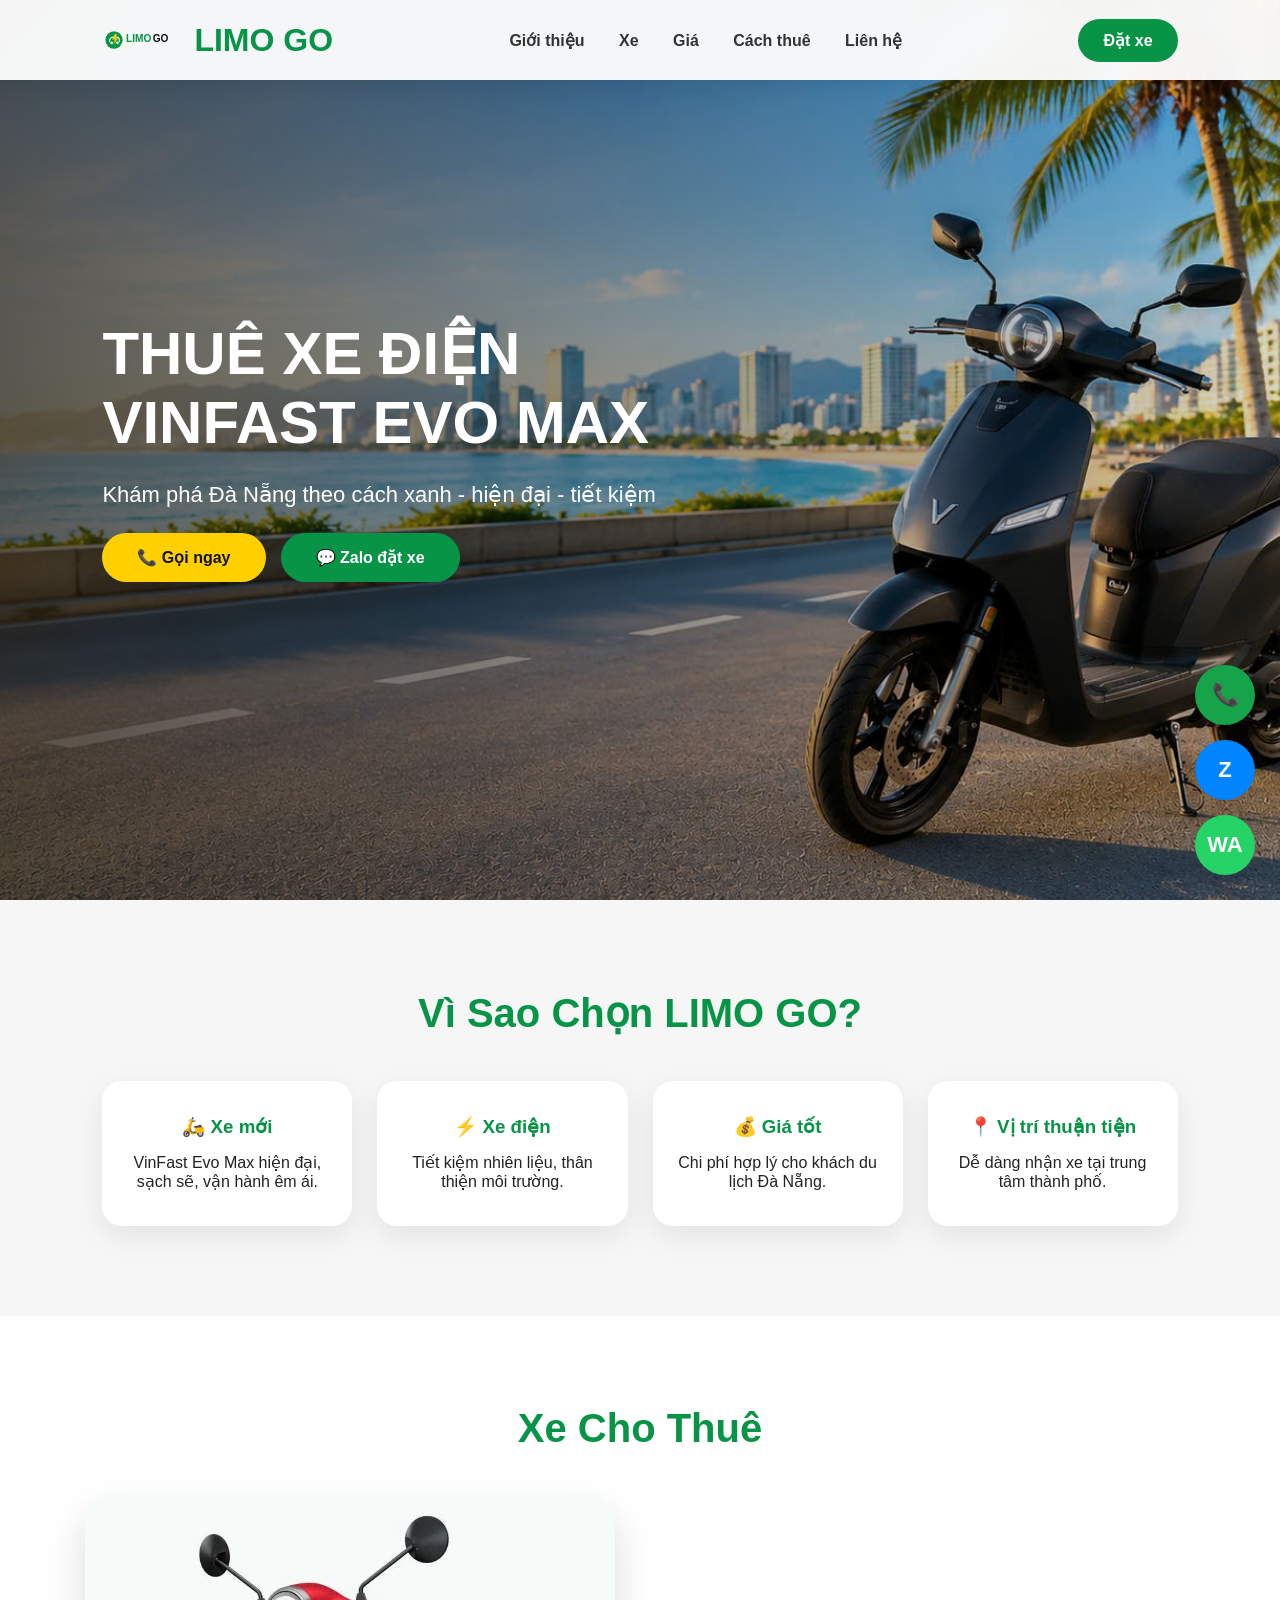
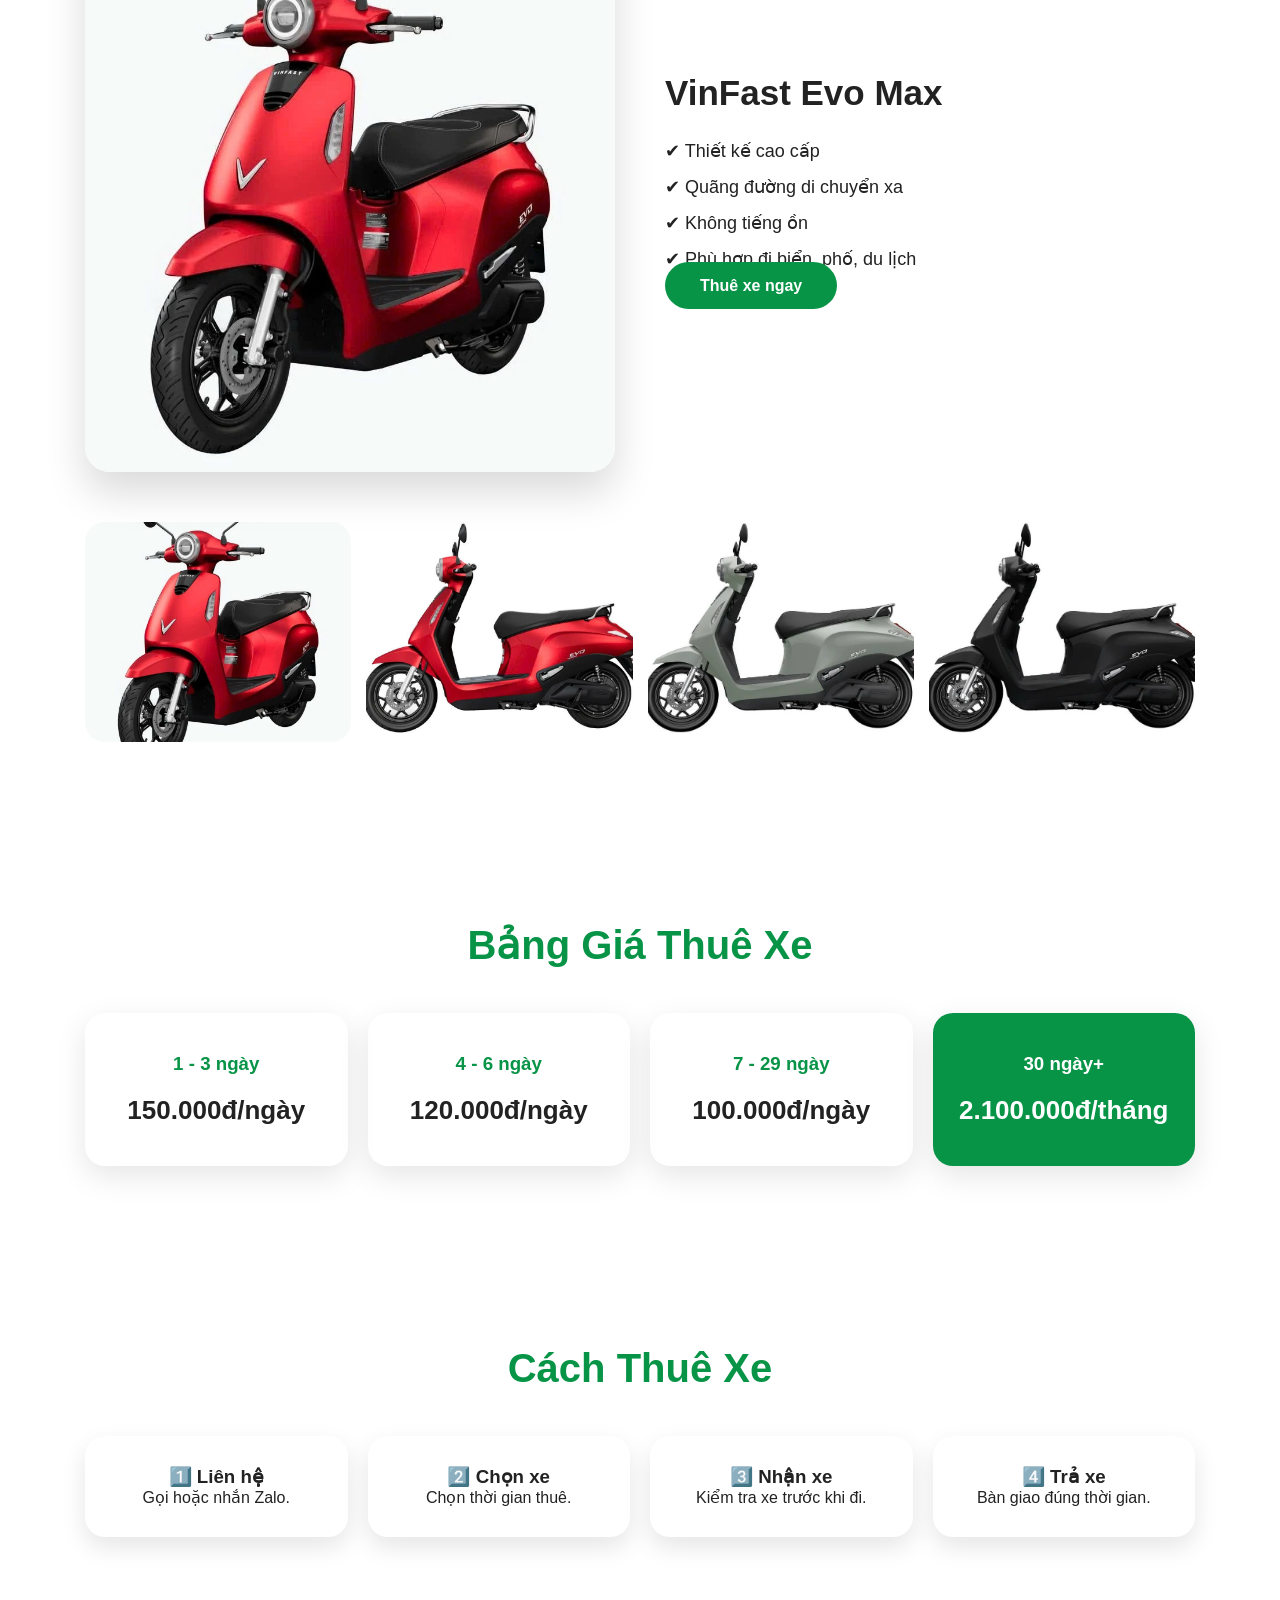
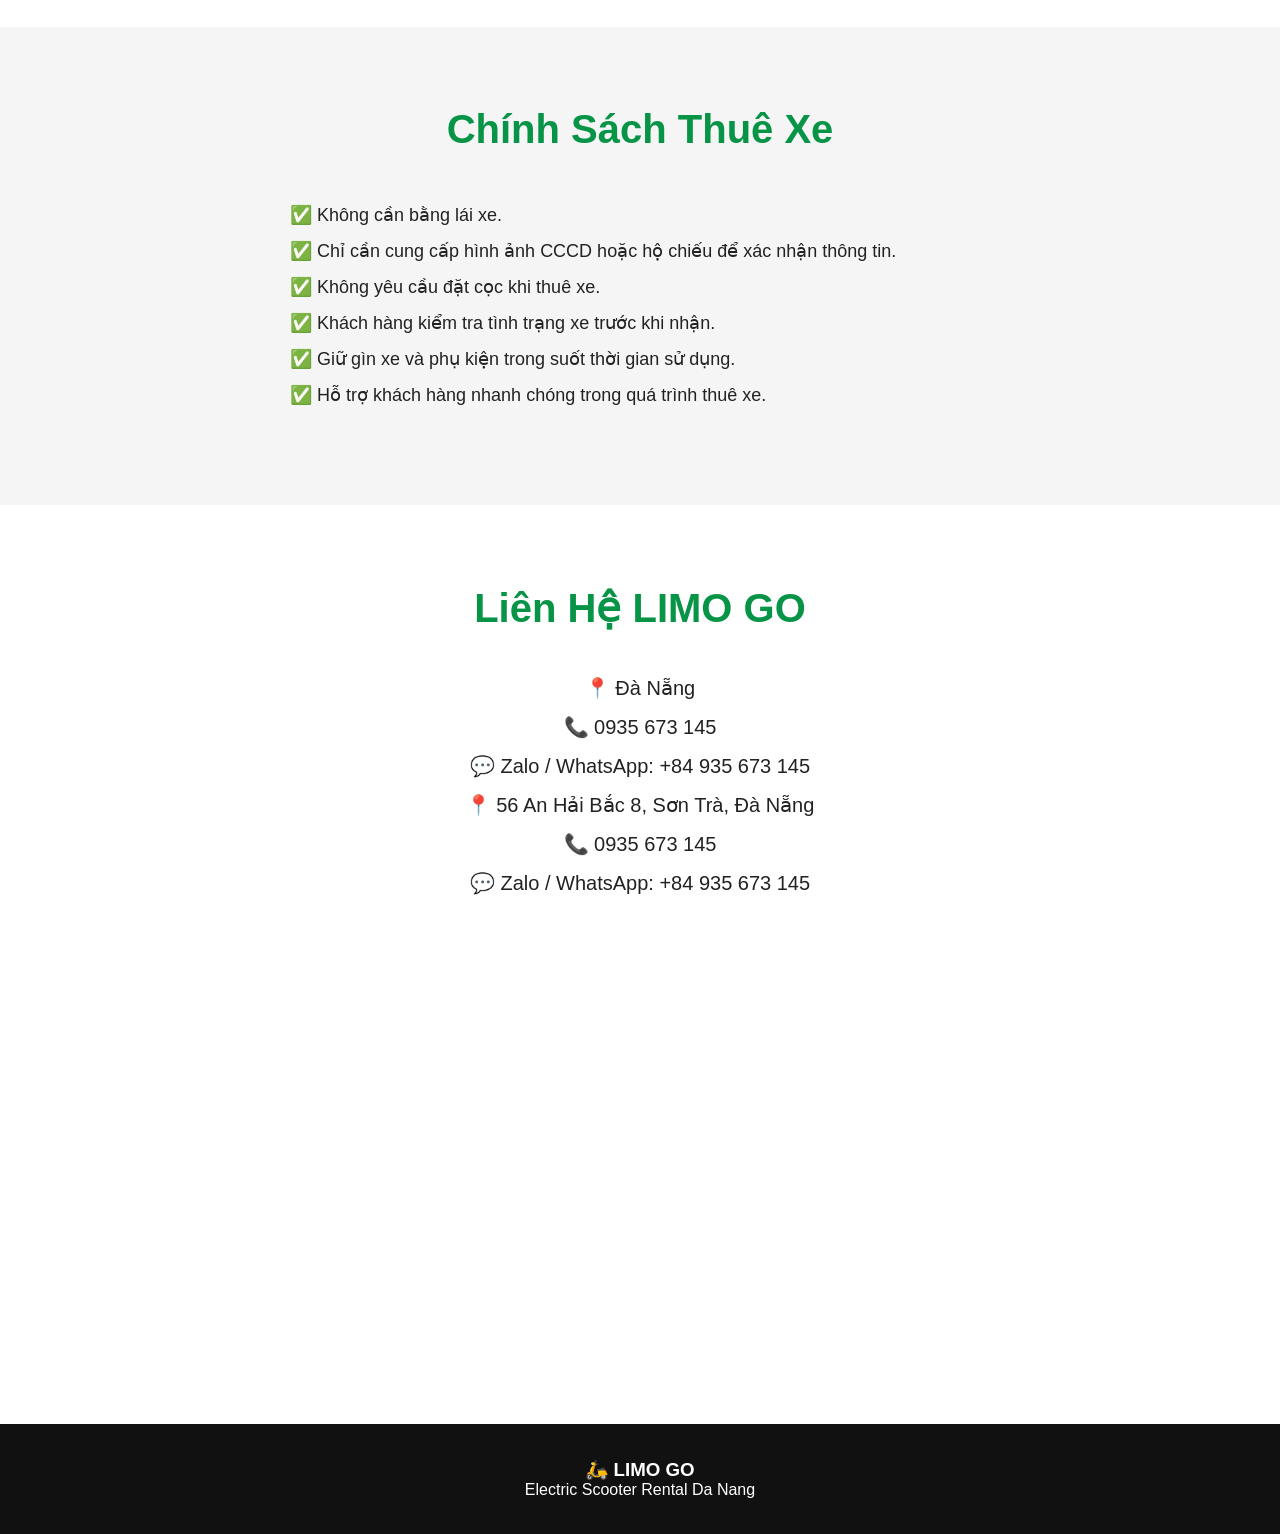
<file: index.html>
<!DOCTYPE html>
<html lang="vi">

<head>

<meta charset="UTF-8">
<meta name="viewport" content="width=device-width, initial-scale=1.0">

<title>LIMO GO | Thuê Xe Điện VinFast Evo Max Đà Nẵng</title>

<meta name="description" content="LIMO GO cho thuê xe điện VinFast Evo Max tại Đà Nẵng. Xe mới, giá tốt, giao nhận nhanh.">

<link rel="icon" href="images/logo.png">

<link rel="stylesheet" href="style.css">

</head>


<body>


<header>

<div class="logo">
<img src="images/logo.svg">
<span>LIMO GO</span>
</div>


<nav>
<a href="#gioithieu">Giới thiệu</a>
<a href="#xe">Xe</a>
<a href="#gia">Giá</a>
<a href="#quytrinh">Cách thuê</a>
<a href="#lienhe">Liên hệ</a>
</nav>


<a class="header-btn"
href="https://zalo.me/84935673145">
Đặt xe
</a>


</header>



<section class="hero">


<div class="hero-content">


<h1>
THUÊ XE ĐIỆN<br>
VINFAST EVO MAX
</h1>


<p>
Khám phá Đà Nẵng theo cách xanh - hiện đại - tiết kiệm
</p>


<div class="hero-buttons">

<a class="button"
href="tel:+84935673145">
📞 Gọi ngay
</a>


<a class="button green"
href="https://zalo.me/84935673145">
💬 Zalo đặt xe
</a>


</div>


</div>


</section>





<section class="why" id="gioithieu">


<h2>
Vì Sao Chọn LIMO GO?
</h2>


<div class="why-list">


<div class="why-card">
<h3>🛵 Xe mới</h3>
<p>VinFast Evo Max hiện đại, sạch sẽ, vận hành êm ái.</p>
</div>


<div class="why-card">
<h3>⚡ Xe điện</h3>
<p>Tiết kiệm nhiên liệu, thân thiện môi trường.</p>
</div>


<div class="why-card">
<h3>💰 Giá tốt</h3>
<p>Chi phí hợp lý cho khách du lịch Đà Nẵng.</p>
</div>


<div class="why-card">
<h3>📍 Vị trí thuận tiện</h3>
<p>Dễ dàng nhận xe tại trung tâm thành phố.</p>
</div>


</div>

</section>






<section class="container" id="xe">


<h2>
Xe Cho Thuê
</h2>


<div class="car-box">


<img src="images/vinfast-evo-max.jpg">


<div>

<h3>
VinFast Evo Max
</h3>


<p>
✔ Thiết kế cao cấp<br>
✔ Quãng đường di chuyển xa<br>
✔ Không tiếng ồn<br>
✔ Phù hợp đi biển, phố, du lịch
</p>


<a class="button green"
href="https://zalo.me/84935673145">
Thuê xe ngay
</a>


</div>


</div>




<div class="gallery">

<img src="images/vinfast-evo-max.jpg">
<img src="images/xe-1.jpg">
<img src="images/xe-2.jpg">
<img src="images/xe-3.jpg">

</div>


</section>






<section class="container" id="gia">


<h2>
Bảng Giá Thuê Xe
</h2>


<div class="prices">


<div class="price-card">
<h3>1 - 3 ngày</h3>
<strong>150.000đ/ngày</strong>
</div>


<div class="price-card">
<h3>4 - 6 ngày</h3>
<strong>120.000đ/ngày</strong>
</div>


<div class="price-card">
<h3>7 - 29 ngày</h3>
<strong>100.000đ/ngày</strong>
</div>


<div class="price-card highlight">
<h3>30 ngày+</h3>
<strong>2.100.000đ/tháng</strong>
</div>


</div>


</section>






<section class="container" id="quytrinh">


<h2>
Cách Thuê Xe
</h2>


<div class="process-list">


<div class="process-card">
<h3>1️⃣ Liên hệ</h3>
<p>Gọi hoặc nhắn Zalo.</p>
</div>


<div class="process-card">
<h3>2️⃣ Chọn xe</h3>
<p>Chọn thời gian thuê.</p>
</div>


<div class="process-card">
<h3>3️⃣ Nhận xe</h3>
<p>Kiểm tra xe trước khi đi.</p>
</div>


<div class="process-card">
<h3>4️⃣ Trả xe</h3>
<p>Bàn giao đúng thời gian.</p>
</div>


</div>


</section>






<section class="policy">


<h2>
Chính Sách Thuê Xe
</h2>


<div class="policy-box">



<p>✅ Không cần bằng lái xe.</p>

<p>✅ Chỉ cần cung cấp hình ảnh CCCD hoặc hộ chiếu để xác nhận thông tin.</p>

<p>✅ Không yêu cầu đặt cọc khi thuê xe.</p>

<p>✅ Khách hàng kiểm tra tình trạng xe trước khi nhận.</p>

<p>✅ Giữ gìn xe và phụ kiện trong suốt thời gian sử dụng.</p>

<p>✅ Hỗ trợ khách hàng nhanh chóng trong quá trình thuê xe.</p>



</div>


</section>






<section class="contact" id="lienhe">


<h2>
Liên Hệ LIMO GO
</h2>


<p>📍 Đà Nẵng</p>

<p>📞 0935 673 145</p>

<p>💬 Zalo / WhatsApp: +84 935 673 145</p>


<p>
📍 56 An Hải Bắc 8, Sơn Trà, Đà Nẵng
</p>

<p>
📞 0935 673 145
</p>

<p>
💬 Zalo / WhatsApp: +84 935 673 145
</p>


<iframe
src="https://www.google.com/maps?q=56%20An%20Hai%20Bac%208,%20Son%20Tra,%20Da%20Nang&output=embed"
loading="lazy">
</iframe>


</section>


</section>






<div class="floating">


<a href="tel:+84935673145">
📞
</a>


<a href="https://zalo.me/84935673145">
Z
</a>


<a href="https://wa.me/84935673145">
WA
</a>


</div>






<footer>

<h3>
🛵 LIMO GO
</h3>

<p>
Electric Scooter Rental Da Nang
</p>

</footer>




<script src="script.js"></script>


</body>

</html>
</file>
<file: style.css>
*{
    margin:0;
    padding:0;
    box-sizing:border-box;
    font-family:"Arial",sans-serif;
}


html{
    scroll-behavior:smooth;
}


body{
    color:#222;
    background:#fff;
}



/* HEADER */

header{

    position:fixed;
    top:0;
    left:0;
    width:100%;

    height:80px;

    display:flex;
    align-items:center;
    justify-content:space-between;

    padding:0 8%;

    background:rgba(255,255,255,.95);

    backdrop-filter:blur(10px);

    box-shadow:0 5px 20px rgba(0,0,0,.08);

    z-index:1000;

}



.logo{

     display:flex;
    align-items:center;
    gap:12px;
    font-size:32px;
    font-weight:900;
    color:#079447;

}



.logo img{

     width:80px;
    height:60px;
    object-fit:contain;

}



nav a{

    text-decoration:none;

    color:#333;

    font-weight:600;

    margin:0 15px;

    transition:.3s;

}



nav a:hover{

    color:#079447;

}



.header-btn{

    background:#079447;

    color:white;

    padding:12px 25px;

    border-radius:30px;

    text-decoration:none;

    font-weight:bold;

}





/* HERO */


.hero{

    height:100vh;

    display:flex;

    align-items:center;

    padding-left:8%;

    color:white;


    background:

    linear-gradient(
    90deg,
    rgba(0,0,0,.65),
    rgba(0,0,0,.15)
    ),

    url("images/background.jpg");


    background-size:cover;

    background-position:center;

}



.hero-content{

    max-width:600px;

}



.hero-content h1{

    font-size:60px;

    line-height:1.15;

    font-weight:900;

}



.hero-content p{

    font-size:22px;

    margin:25px 0;

}



.hero-buttons{

    display:flex;

    gap:15px;

}



.button{

    padding:15px 35px;

    border-radius:40px;

    background:#ffd000;

    color:#111;

    text-decoration:none;

    font-weight:bold;

    transition:.3s;

}



.button:hover{

    transform:translateY(-5px);

}



.green{

    background:#079447;

    color:white;

}





/* TITLE */


h2{

    text-align:center;

    color:#079447;

    font-size:40px;

    margin-bottom:45px;

}





/* WHY */


.why{

    padding:90px 8%;

    background:#f6f6f6;

}



.why-list{

    display:grid;

    grid-template-columns:repeat(4,1fr);

    gap:25px;

}



.why-card{

    background:white;

    padding:35px 20px;

    text-align:center;

    border-radius:20px;

    box-shadow:0 10px 30px rgba(0,0,0,.08);

    transition:.3s;

}



.why-card:hover{

    transform:translateY(-10px);

}



.why-card h3{

    color:#079447;

    margin-bottom:15px;

}







/* CONTAINER */


.container{

    max-width:1150px;

    margin:auto;

    padding:90px 20px;

}





/* XE */


.car-box{

    display:grid;

    grid-template-columns:1fr 1fr;

    gap:50px;

    align-items:center;

}



.car-box img{

    width:100%;

    border-radius:25px;

    box-shadow:0 20px 40px rgba(0,0,0,.15);

}



.car-box h3{

    font-size:35px;

    margin-bottom:20px;

}



.car-box p{

    line-height:2;

    font-size:18px;

}





/* GALLERY */


.gallery{

    margin-top:50px;

    display:grid;

    grid-template-columns:repeat(4,1fr);

    gap:15px;

}



.gallery img{

    width:100%;

    height:220px;

    object-fit:cover;

    border-radius:20px;

    transition:.3s;

}



.gallery img:hover{

    transform:scale(1.05);

}





/* PRICE */


.prices{

    display:grid;

    grid-template-columns:repeat(4,1fr);

    gap:20px;

}



.price-card{

    padding:40px 20px;

    text-align:center;

    border-radius:20px;

    box-shadow:0 10px 30px rgba(0,0,0,.1);

}



.price-card h3{

    color:#079447;

    margin-bottom:20px;

}



.price-card strong{

    font-size:26px;

}



.highlight{

    background:#079447;

    color:white;

}



.highlight h3{

    color:white;

}





/* PROCESS */


.process-list{

    display:grid;

    grid-template-columns:repeat(4,1fr);

    gap:20px;

}



.process-card{

    background:#fff;

    padding:30px;

    border-radius:20px;

    box-shadow:0 10px 25px rgba(0,0,0,.1);

    text-align:center;

}





/* POLICY */


.policy{

    background:#f5f5f5;

    padding:80px 20px;

    text-align:center;

}



.policy-box{

    max-width:700px;
    margin:auto;
    font-size:18px;
    line-height:2;
    text-align:left;
 margin-bottom:12px;
}





/* CONTACT */


.contact{

    padding:80px 20px;

    text-align:center;

}



.contact p{

    font-size:20px;

    margin:15px;

}



.contact iframe{

    width:90%;

    max-width:900px;

    height:400px;

    border:0;

    border-radius:20px;

    margin-top:30px;

}






/* FLOAT */


.floating{

    position:fixed;

    right:25px;

    bottom:25px;

    display:flex;

    flex-direction:column;

    gap:15px;

    z-index:999;

}



.floating a{

    width:60px;

    height:60px;

    border-radius:50%;

    display:flex;

    align-items:center;

    justify-content:center;

    color:white;

    text-decoration:none;

    font-size:22px;

    font-weight:bold;

}



.floating a:nth-child(1){

    background:#16a34a;

}



.floating a:nth-child(2){

    background:#0084ff;

}



.floating a:nth-child(3){

    background:#25d366;

}





footer{

    background:#111;

    color:white;

    text-align:center;

    padding:35px;

}






/* MOBILE */


@media(max-width:768px){


header{

    padding:0 20px;

}



nav{

    display:none;

}



.logo{

    font-size:22px;

}



.header-btn{

    padding:10px 15px;

}



.hero{

    padding:0 20px;

}



.hero-content h1{

    font-size:38px;

}



.hero-content p{

    font-size:18px;

}



.hero-buttons{

    flex-direction:column;

}



.why-list,

.prices,

.process-list{

    grid-template-columns:1fr;

}



.car-box{

    grid-template-columns:1fr;

}



.gallery{

    grid-template-columns:repeat(2,1fr);

}



.gallery img{

    height:150px;

}



}
</file>
